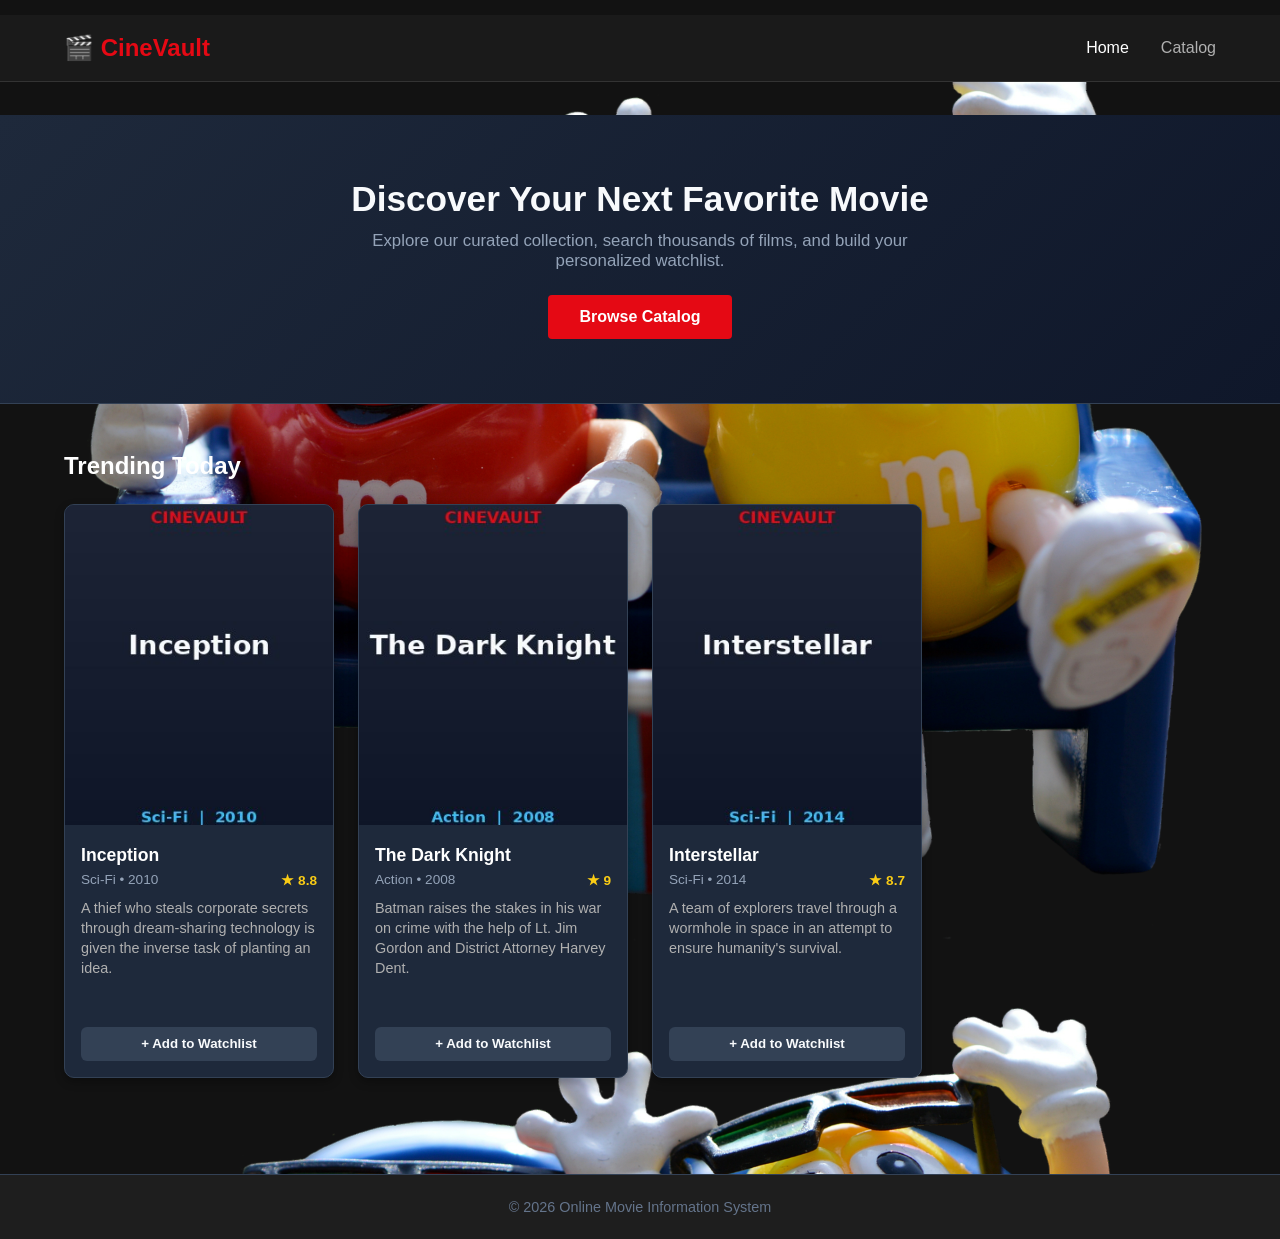
<file: index.html>
<!DOCTYPE html>
<html lang="en">
<head>
<meta charset="UTF-8">
<meta name="viewport" content="width=device-width, initial-scale=1.0">
<title>CineVault | Home</title>
<link rel="icon" type="image/svg+xml" href="favicon.svg">
<link rel="icon" href="favicon.ico" sizes="any">
<link rel="stylesheet" href="style.css">
</head>
<body>
<!-- Navigation Header -->
<header>
<nav class="navbar">
<div class="logo">🎬 CineVault</div>
<ul class="nav-links">
<li><a href="index.html" class="active">Home</a></li>
<li><a href="movies.html">Catalog</a></li>
</ul>
</nav>
</header>
<br>


<!-- Hero Section -->
<main>
<section class="hero">
<div class="hero-content">
<h1>Discover Your Next Favorite Movie</h1>
<p>Explore our curated collection, search thousands of films, and build your personalized watchlist.</p>
<a href="movies.html" class="cta-button">Browse Catalog</a>
</div>
</section>

<!-- Featured Section Placeholder for Dynamic Content -->
<section class="featured-section">
<h2>Trending Today</h2>
<div id="featured-grid" class="movie-grid">
<!-- Developer 2 will populate dynamic cards here -->
</div>
</section>
</main>






<footer class="footer">
<p>&copy; 2026 Online Movie Information System</p>
</footer>

<script src="script.js"></script>
</body>
</html>
</file>
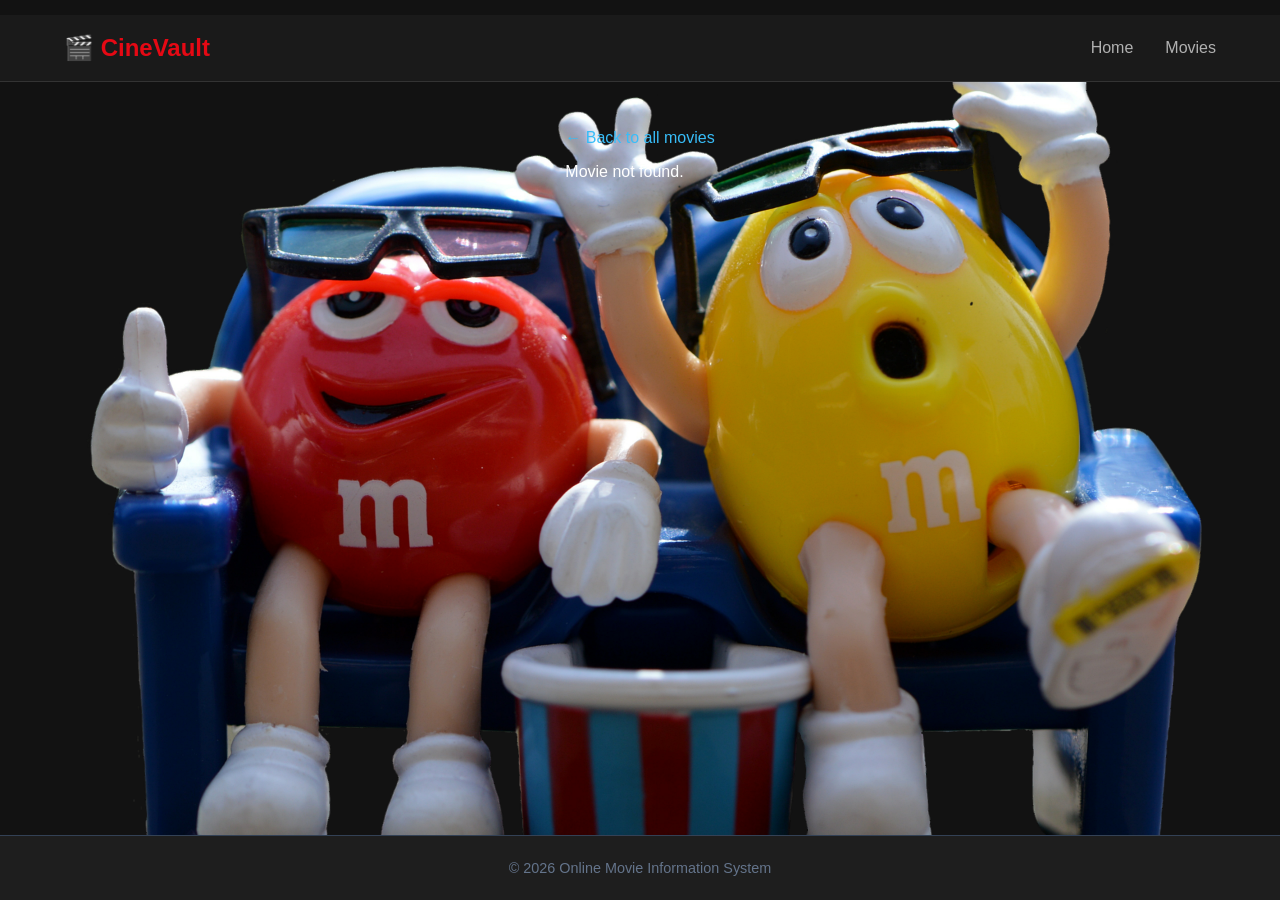
<file: details.html>
<!DOCTYPE html>
<html lang="en">
<head>
<meta charset="UTF-8" />
<meta name="viewport" content="width=device-width, initial-scale=1.0" />
<title>Movie Details - Online Movie Information System</title>
<link rel="icon" type="image/svg+xml" href="favicon.svg" />
<link rel="icon" href="favicon.ico" sizes="any" />
<link rel="stylesheet" href="style.css" />
<style>
  .details { display:flex; flex-wrap:wrap; gap:2rem; background:#1e293b; border:1px solid #334155; border-radius:10px; padding:1.5rem; }
  .details img { width:300px; max-width:100%; border-radius:8px; object-fit:cover; }
  .details-info { flex:1; min-width:260px; }
  .details-info h2 { margin-bottom:.8rem; }
  .details-info .movie-meta { justify-content:flex-start; gap:1.5rem; font-size:1rem; }
  .details-info .movie-overview { font-size:1rem; margin:1rem 0 1.5rem; }
  .details-info button { width:auto; padding:.7rem 1.5rem; }
  .back-link { display:inline-block; margin-bottom:1rem; color:#38bdf8; text-decoration:none; }
</style>
</head>
<body>

<header>
<nav class="navbar">
<a href="index.html" class="logo" style="text-decoration:none;">🎬 CineVault</a>
<ul class="nav-links">
<li><a href="index.html">Home</a></li>
<li><a href="movies.html">Movies</a></li>
</ul>
</nav>
</header>

<main class="container">
  <a class="back-link" href="movies.html">&larr; Back to all movies</a>
  <div id="details-box"></div>
</main>

<footer class="footer">
<p>&copy; 2026 Online Movie Information System</p>
</footer>

<script>
// same storage key as script.js, so the watchlist is shared between the pages
const WATCHLIST_KEY = "movieSystemWatchlist";

function getWatchlist() {
  return JSON.parse(localStorage.getItem(WATCHLIST_KEY)) || [];
}

function toggleWatchlist(id) {
  let list = getWatchlist();
  list = list.includes(id) ? list.filter((x) => x !== id) : [...list, id];
  localStorage.setItem(WATCHLIST_KEY, JSON.stringify(list));
}

// the movie id is in the address:  details.html?id=3
const movieId = Number(new URLSearchParams(window.location.search).get("id"));

fetch("movies.json")
  .then((response) => response.json())
  .then((movies) => {
    const box = document.getElementById("details-box");
    const movie = movies.find((m) => m.id === movieId);

    if (!movie) {
      box.innerHTML = "<p>Movie not found.</p>";
      return;
    }

    document.title = movie.title + " - Movie Details";

    function show() {
      const saved = getWatchlist().includes(movie.id);
      box.innerHTML = `
        <div class="details">
          <img src="${movie.poster_url}" alt="${movie.title}" />
          <div class="details-info">
            <h2>${movie.title}</h2>
            <div class="movie-meta">
              <span>Genre: ${movie.genre}</span>
              <span>Year: ${movie.release_year}</span>
              <span class="movie-rating">&#9733; ${movie.rating} / 10</span>
            </div>
            <p class="movie-overview">${movie.overview}</p>
            <button type="button" class="watchlist-btn ${saved ? "saved" : ""}" id="wl-btn">
              ${saved ? "✓ In Watchlist" : "+ Add to Watchlist"}
            </button>
          </div>
        </div>`;
      document.getElementById("wl-btn").addEventListener("click", () => {
        toggleWatchlist(movie.id);
        show();
      });
    }
    show();
  })
  .catch(() => {
    document.getElementById("details-box").innerHTML = "<p>Could not load the movie.</p>";
  });
</script>
</body>
</html>
</file>
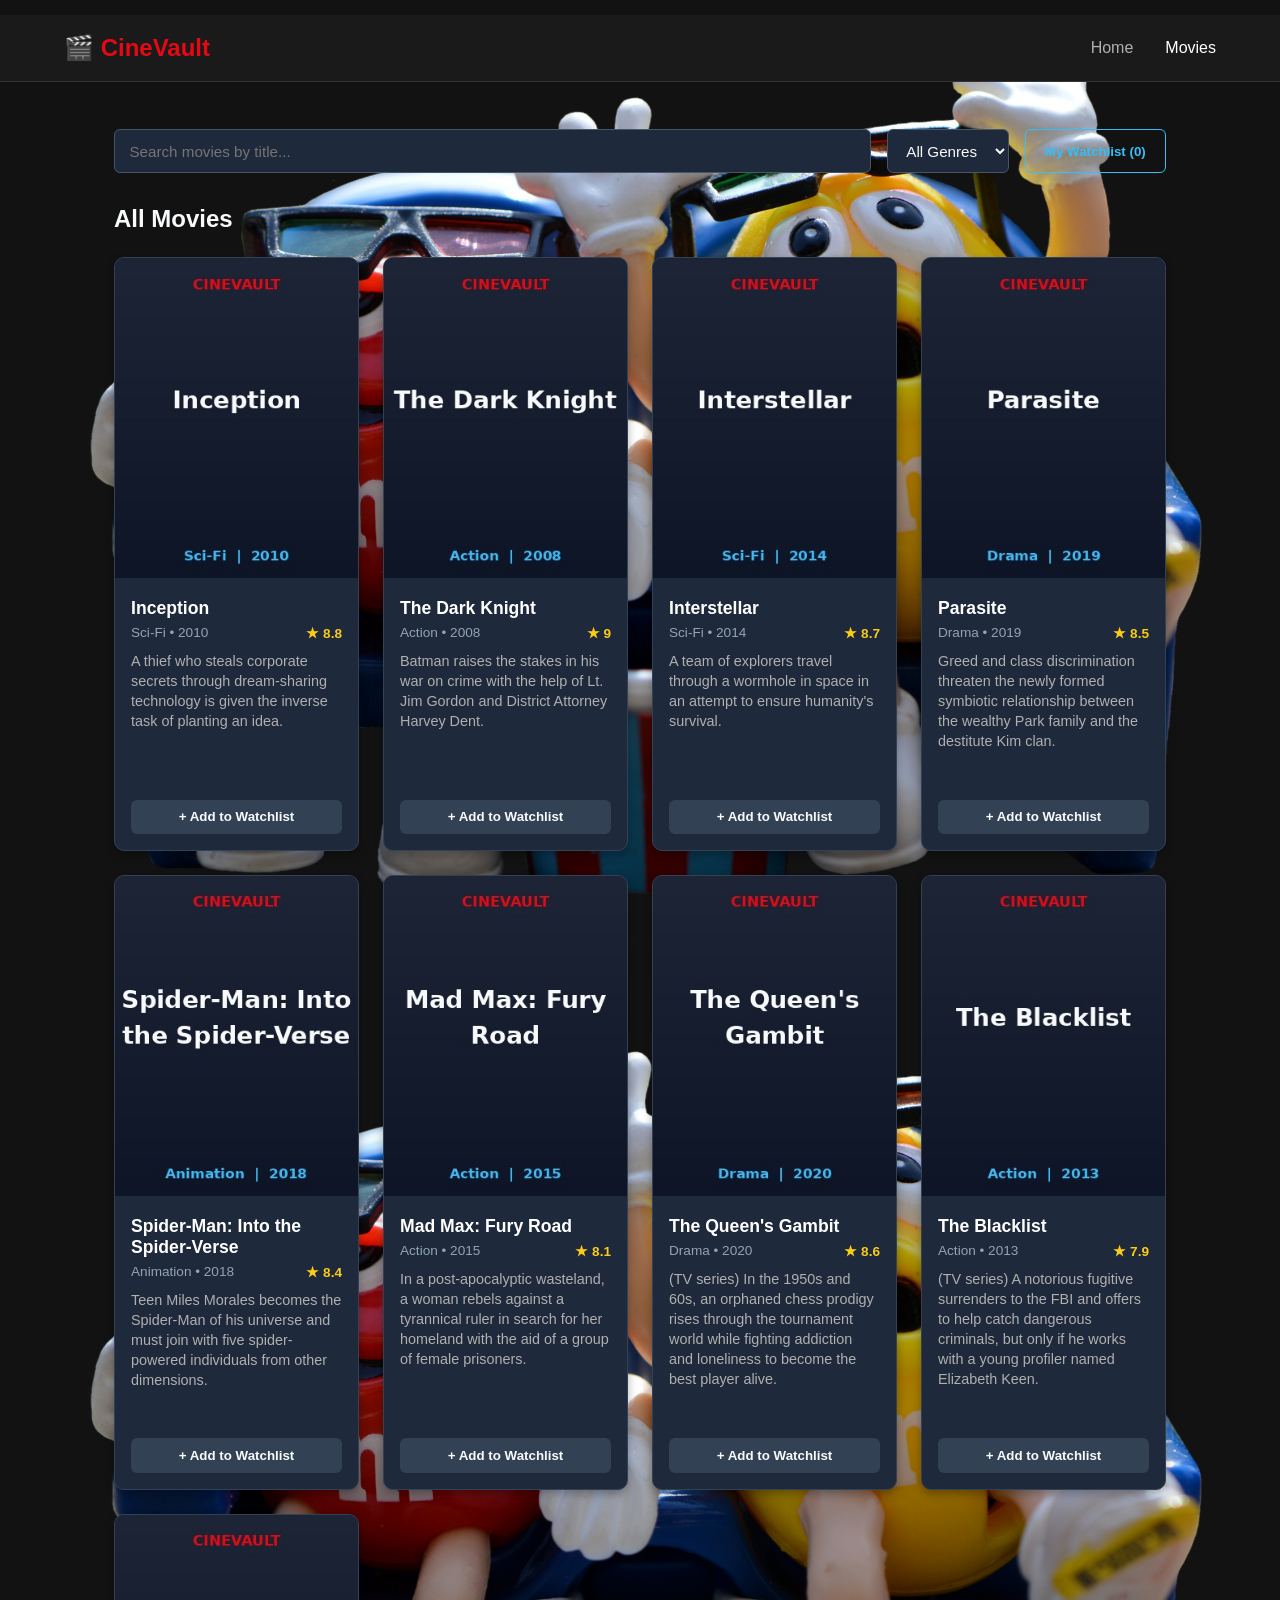
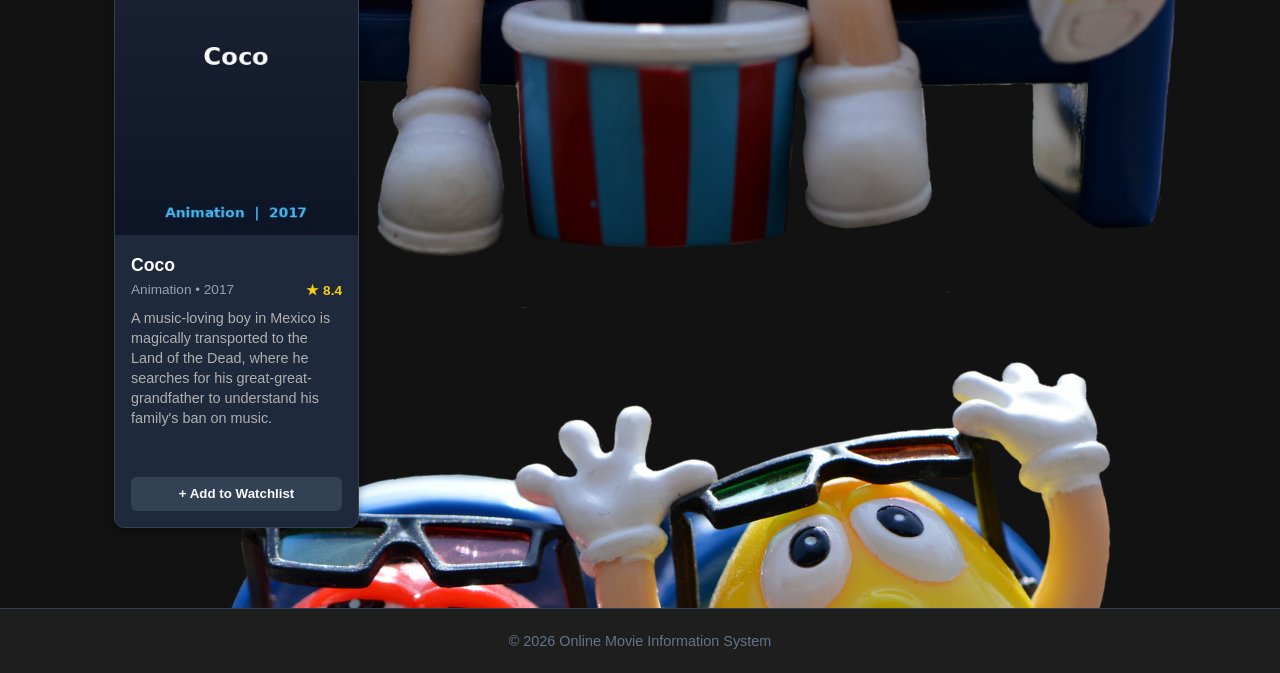
<file: movies.html>
<!DOCTYPE html>
<html lang="en">

<head>
<meta charset="UTF-8" />
<meta name="viewport" content="width=device-width, initial-scale=1.0" />

<title>Movies - Online Movie Information System</title>

<link rel="icon" type="image/svg+xml" href="favicon.svg" />
<link rel="icon" href="favicon.ico" sizes="any" />
<link rel="stylesheet" href="style.css" />
</head>

<body>

<!-- HEADER -->
<header>
<nav class="navbar">

<a href="index.html" class="logo" style="text-decoration:none;">🎬 CineVault</a>

<ul class="nav-links">
<li><a href="index.html">Home</a></li>
<li><a href="movies.html" class="active">Movies</a></li>
</ul>

</nav>
</header>


<!-- MAIN CONTENT -->
<main class="container">




<!-- MOVIE SEARCH AND FILTERS -->
<section class="controls-bar">

<input
type="text"
id="search-input"
placeholder="Search movies by title..."
/>

<select id="genre-filter">

<option value="all">All Genres</option>
<option value="Action">Action</option>
<option value="Sci-Fi">Sci-Fi</option>
<option value="Drama">Drama</option>
<option value="Animation">Animation</option>
<option value="Comedy">Comedy</option>
<option value="Horror">Horror</option>

</select>

<button
type="button"
id="toggle-watchlist-btn"
class="btn-secondary">

My Watchlist
(<span id="watchlist-count">0</span>)

</button>

</section>


<h2 id="catalog-heading">All Movies</h2>
<div id="movie-grid" class="movie-grid"></div>

</main>


<!-- FOOTER -->
<footer class="footer">
<p>&copy; 2026 Online Movie Information System</p>
</footer>


<!-- JAVASCRIPT -->
<script src="script.js"></script>



</body>
</html>
</file>
<file: style.css>
/* CSS Variables & Theme Setup */
:root {
--bg-primary: #121212;
--bg-secondary: #1e1e1e;
--bg-card: #252525;
--text-primary: #ffffff;
--text-secondary: #b0b0b0;
--accent-color: #e50914; /* Netflix-inspired cinematic red */
--accent-hover: #f6121d;
--transition-speed: 0.3s ease;
}

html, body{
    margin:0;
    padding:0;
    min-height:100%;
}
* {
margin: 0;
padding: 0;
box-sizing: border-box;
}
header{
    width:100%;
    padding:15px 0;
    backgroung-color:#17243a;
}

body {
font-family: 'Segoe UI', Tahoma, Geneva, Verdana, sans-serif;
background-color: var(--bg-primary);
color: var(--text-primary);
min-height: 100vh;
display: flex;
flex-direction: column;
background-image:url("movie.png");
background-size:100% auto;
background-repeat:no repeat;
}
main{
    flex:1;
}

/* Navigation Bar */
.navbar {
display: flex;
justify-content: space-between;
align-items: center;
padding: 1.2rem 5%;
background-color:#1a1a1a;
border-bottom: 1px solid #333;
}

.logo {
font-size: 1.5rem;
font-weight: bold;
color: var(--accent-color);
}

.nav-links {
list-style: none;
display: flex;
gap: 2rem;
}

.nav-links a {
text-decoration: none;
color: var(--text-secondary);
font-weight: 500;
transition: color var(--transition-speed);
}

.nav-links a:hover,
.nav-links a.active {
color: var(--text-primary);
}

/* Hero Section */
.hero {
background: linear-gradient(rgba(0,0,0,0.7), rgba(0,0,0,0.7)), url('https://images.unsplash.com/photo-1489599849927-2ee91cede3ba?auto=format&fit=crop&w=1200&q=80') no-repeat center center/cover;
padding: 6rem 5%;
text-align: center;
display: flex;
justify-content: center;
align-items: center;
}

.hero-content h1 {
font-size: 2.8rem;
margin-bottom: 1rem;
}

.hero-content p {
font-size: 1.1rem;
color: var(--text-secondary);
margin-bottom: 2rem;
max-width: 600px;
margin-left: auto;
margin-right: auto;
}

.cta-button {
display: inline-block;
background-color: var(--accent-color);
color: var(--text-primary);
padding: 0.8rem 2rem;
border-radius: 4px;
text-decoration: none;
font-weight: bold;
transition: background-color var(--transition-speed);
}

.cta-button:hover {
background-color: var(--accent-hover);
}

/* Catalog & Search Section */
.catalog-main {
padding: 3rem 5%;
flex: 1;
}

.search-filter-section {
text-align: center;
margin-bottom: 2.5rem;
}

.search-filter-section h1 {
margin-bottom: 1.5rem;
font-size: 2rem;
}

.search-bar-container input {
width: 100%;
max-width: 500px;
padding: 0.9rem 1.2rem;
border-radius: 30px;
border: 1px solid #444;
background-color: var(--bg-secondary);
color: var(--text-primary);
font-size: 1rem;
outline: none;
transition: border-color var(--transition-speed);
}

.search-bar-container input:focus {
border-color: var(--accent-color);
}

/* Responsive Movie Grid Layout */
.featured-section {
padding: 3rem 5%;
}

.featured-section h2 {
margin-bottom: 1.5rem;
font-size: 1.5rem;
}

.movie-grid {
display: grid;
grid-template-columns: repeat(auto-fill, minmax(220px, 1fr));
gap: 2rem;
}

/* Style template placeholder for movie cards (Developer 2 injection target) */
.movie-card {
background-color: var(--bg-card);
border-radius: 8px;
overflow: hidden;
transition: transform var(--transition-speed);
box-shadow: 0 4px 10px rgba(0,0,0,0.3);
}

.movie-card:hover {
transform: translateY(-5px);
}

.movie-card img {
width: 100%;
height: 320px;
object-fit: cover;
}

.movie-info {
padding: 1rem;
}

.movie-info h3 {
font-size: 1.1rem;
margin-bottom: 0.5rem;
}

.movie-info p {
color: var(--text-secondary);
font-size: 0.9rem;
}

/* Footer */
footer {
text-align: center;
padding: 1.5rem;
background-color: var(--bg-secondary);
color: var(--text-secondary);
font-size: 0.85rem;
border-top: 1px solid #333;
margin-top: auto;
}
/* Hero Section */
.hero {
text-align: center;
padding: 4rem 1.5rem;
background: linear-gradient(135deg, #1e293b 0%, #0f172a 100%);
border-bottom: 1px solid #334155;
}

.hero h1 {
font-size: 2.2rem;
margin-bottom: 0.75rem;
color: #f8fafc;
}

.hero p {
color: #94a3b8;
font-size: 1.05rem;
margin-bottom: 1.5rem;
}

.hero-btn {
display: inline-block;
width: auto;
padding: 0.75rem 1.75rem;
text-decoration: none;
}

/* Main Container */
.container {
max-width: 1100px;
margin: 0 auto;
padding: 2rem 1.5rem;
}

.container h2 {
margin-bottom: 1.5rem;
color: #f8fafc;
font-size: 1.5rem;
}

/* Search & Filter Bar */
.controls-bar {
display: flex;
flex-wrap: wrap;
gap: 1rem;
margin-bottom: 2rem;
}

.controls-bar input,
.controls-bar select {
padding: 0.7rem 0.9rem;
border-radius: 6px;
border: 1px solid #475569;
background-color: #1e293b;
color: #f8fafc;
font-size: 0.95rem;
}

.controls-bar input {
flex: 1;
min-width: 220px;
}

.controls-bar input:focus,
.controls-bar select:focus {
outline: none;
border-color: #38bdf8;
}

.btn-secondary {
padding: 0.7rem 1.2rem;
border: 1px solid #38bdf8;
border-radius: 6px;
background-color: transparent;
color: #38bdf8;
font-weight: bold;
cursor: pointer;
}

.btn-secondary:hover,
.btn-secondary.active {
background-color: #38bdf8;
color: #0f172a;
}

/* Movie Grid & Cards */
.movie-grid {
display: grid;
grid-template-columns: repeat(auto-fill, minmax(240px, 1fr));
gap: 1.5rem;
}

.movie-card {
background-color: #1e293b;
border: 1px solid #334155;
border-radius: 10px;
overflow: hidden;
display: flex;
flex-direction: column;
justify-content: space-between;
}

.movie-card img {
width: 100%;
height: 320px;
object-fit: cover;
}

.movie-info {
padding: 1rem;
}

.movie-info h3 {
font-size: 1.1rem;
margin-bottom: 0.4rem;
}

.movie-meta {
display: flex;
justify-content: space-between;
font-size: 0.85rem;
color: #94a3b8;
margin-bottom: 0.6rem;
}

.movie-rating {
color: #facc15;
font-weight: bold;
}

.movie-overview {
font-size: 0.85rem;
color: #cbd5e1;
line-height: 1.4;
margin-bottom: 1rem;
}

.watchlist-btn {
width: 100%;
padding: 0.6rem;
border: none;
border-radius: 6px;
background-color: #334155;
color: #f8fafc;
font-weight: bold;
cursor: pointer;
}

.watchlist-btn:hover {
background-color: #475569;
}

.watchlist-btn.saved {
background-color: #22c55e;
color: #0f172a;
}

/* Footer */
.footer {
width:100%;
text-align: center;
padding: 1.5rem;
margin-top: 3rem;
border-top: 1px solid #334155;
color: #64748b;
font-size: 0.9rem;
}
</file>
